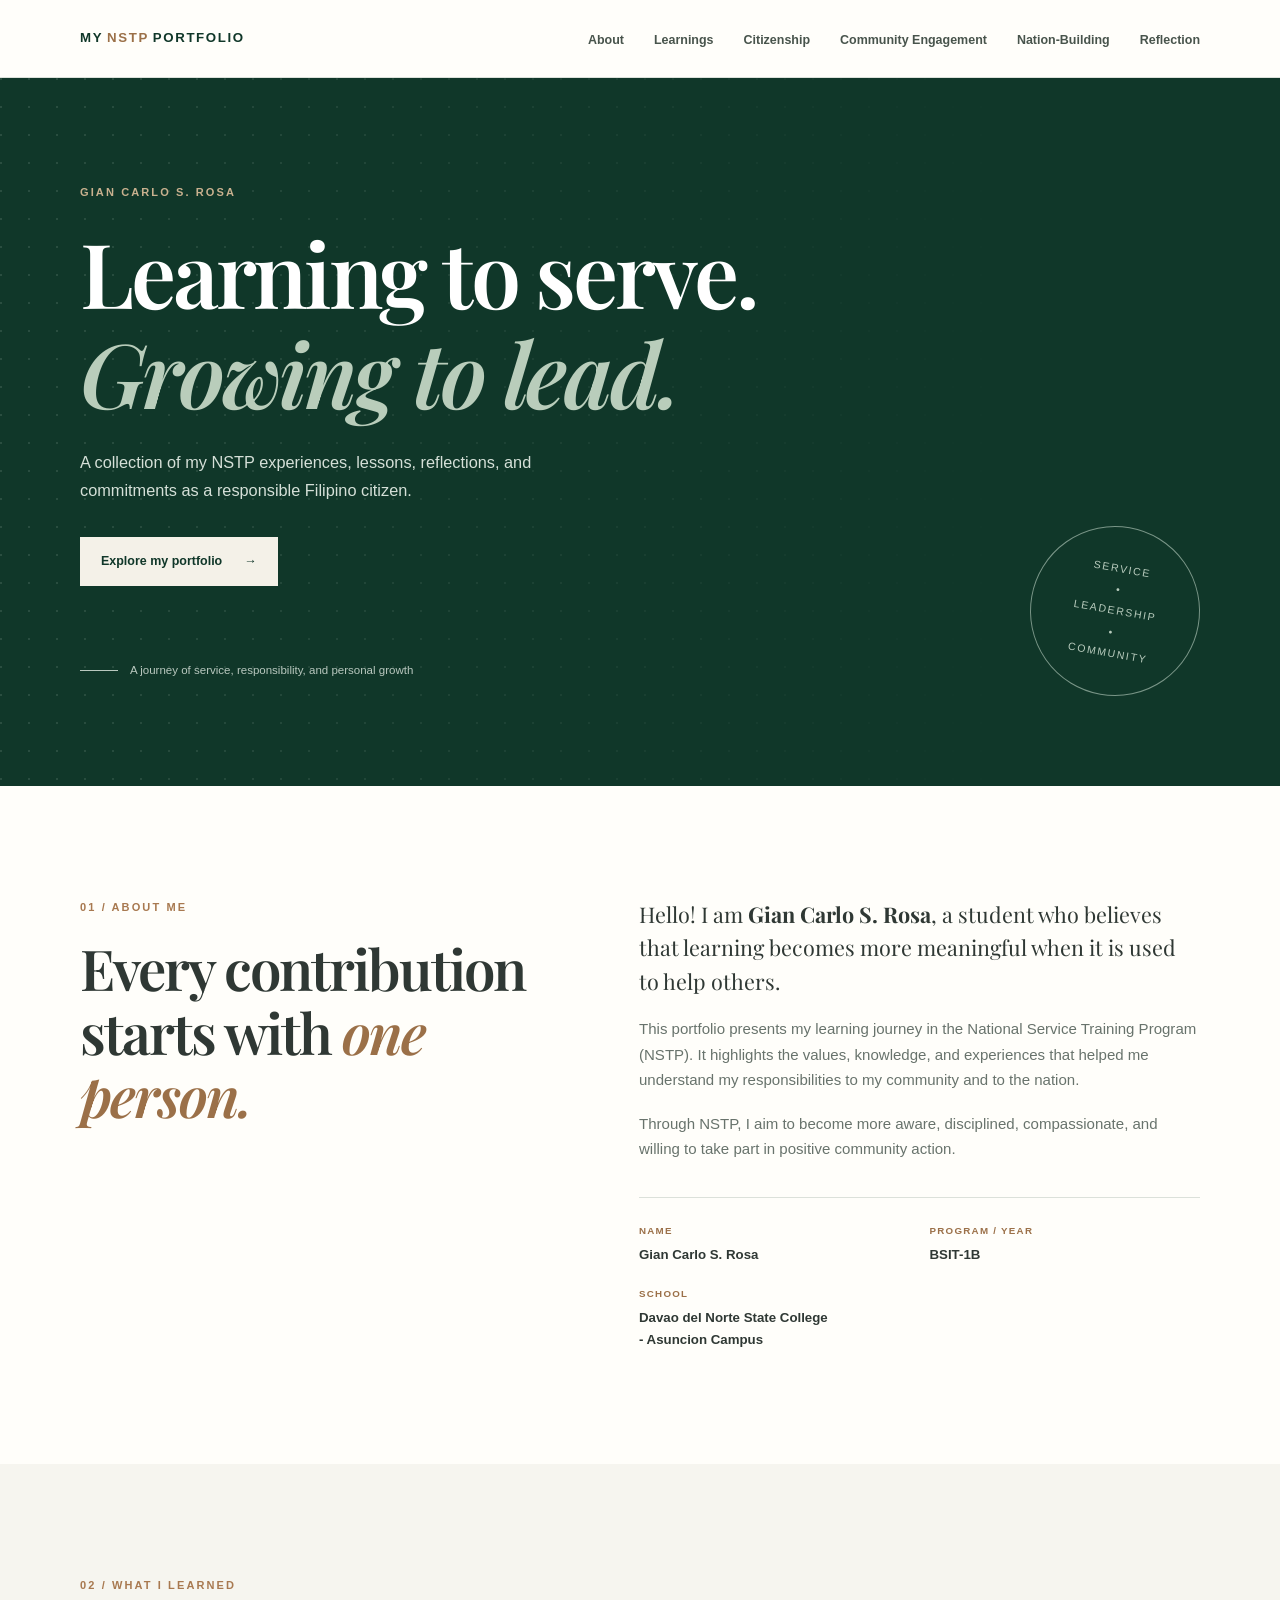
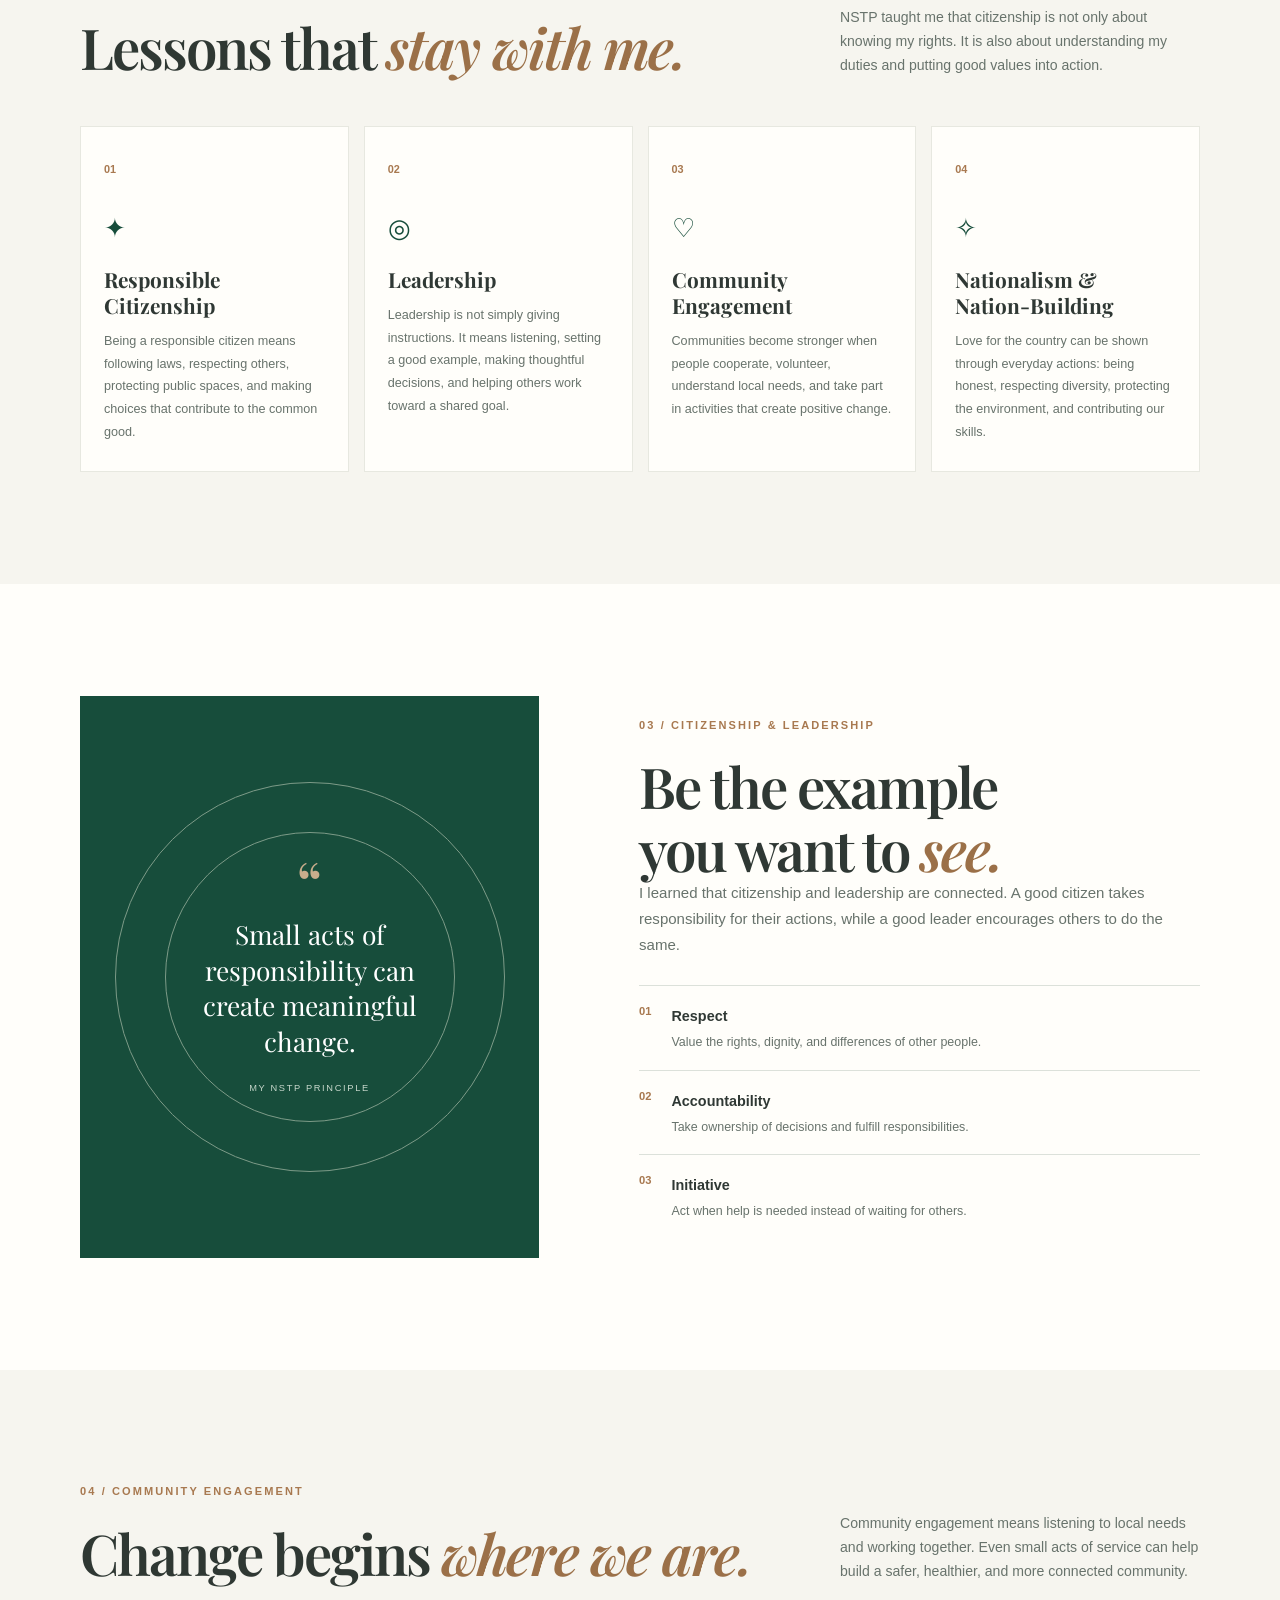
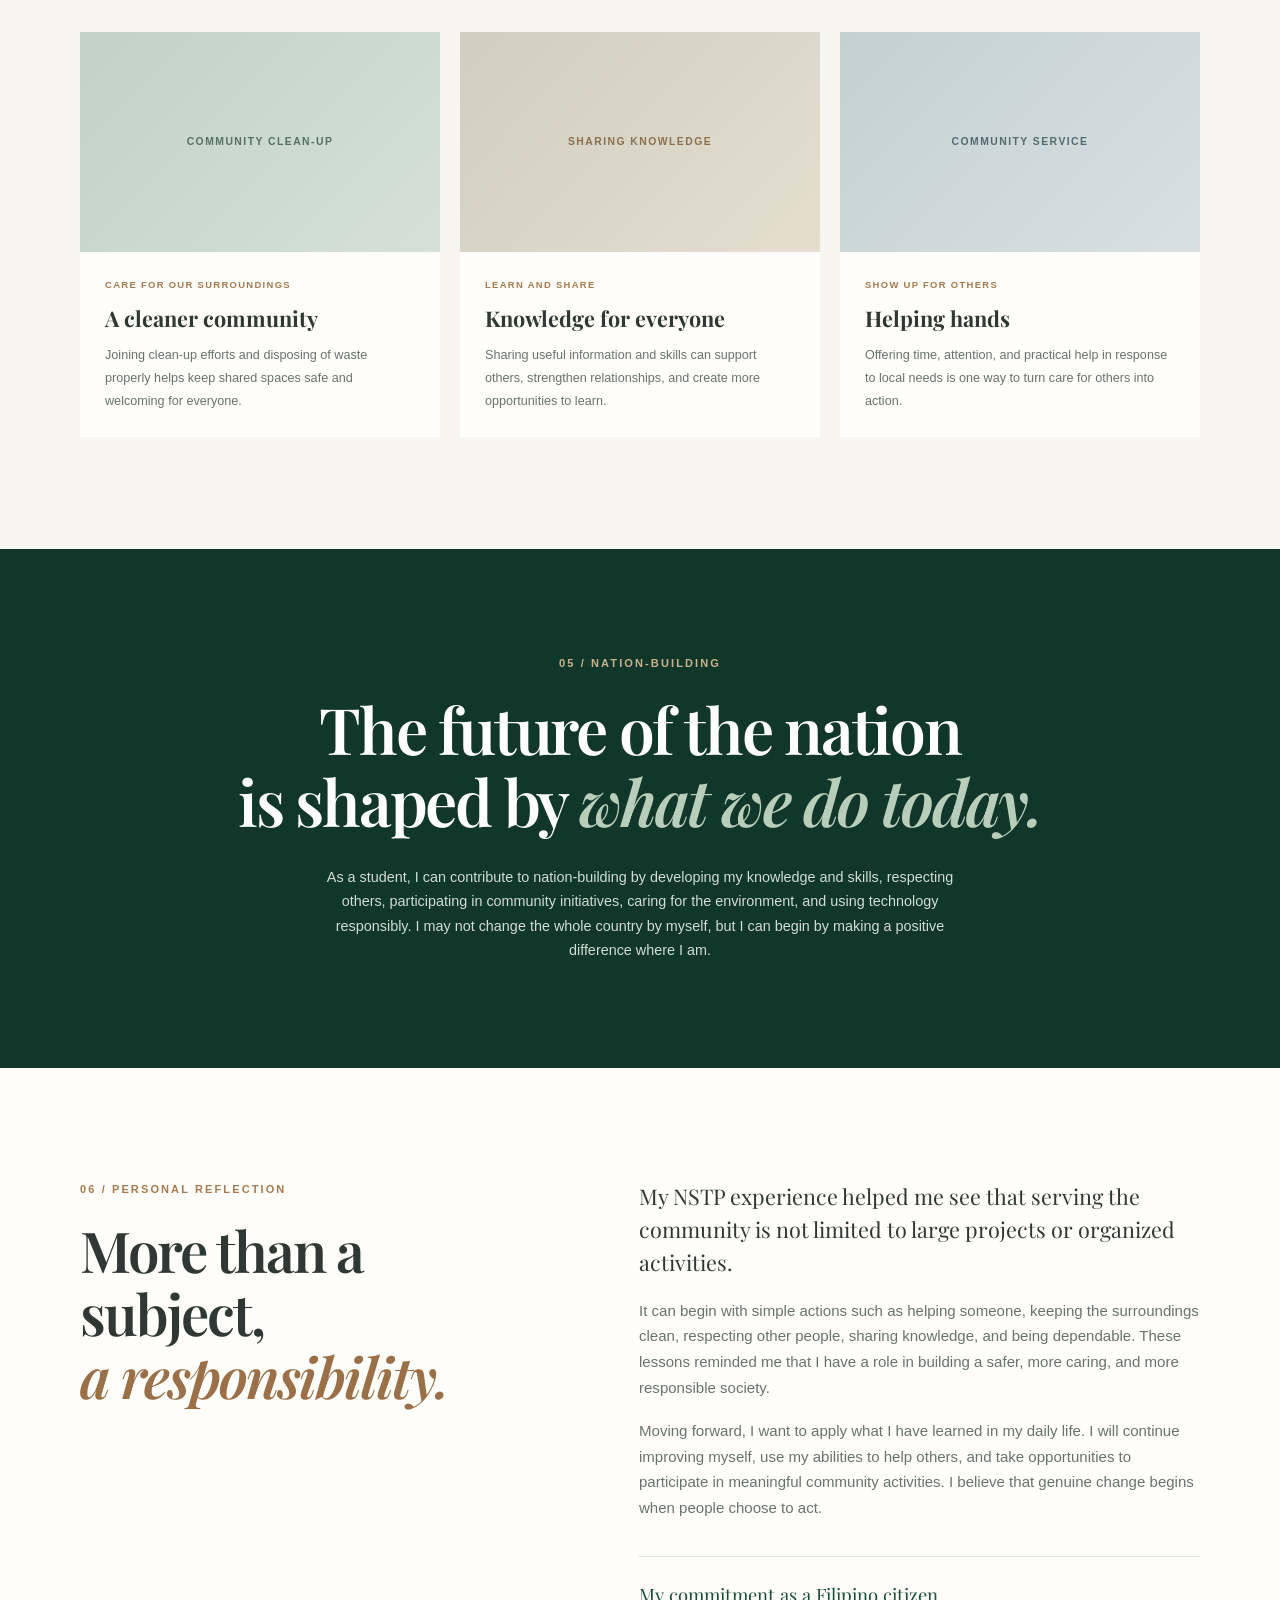
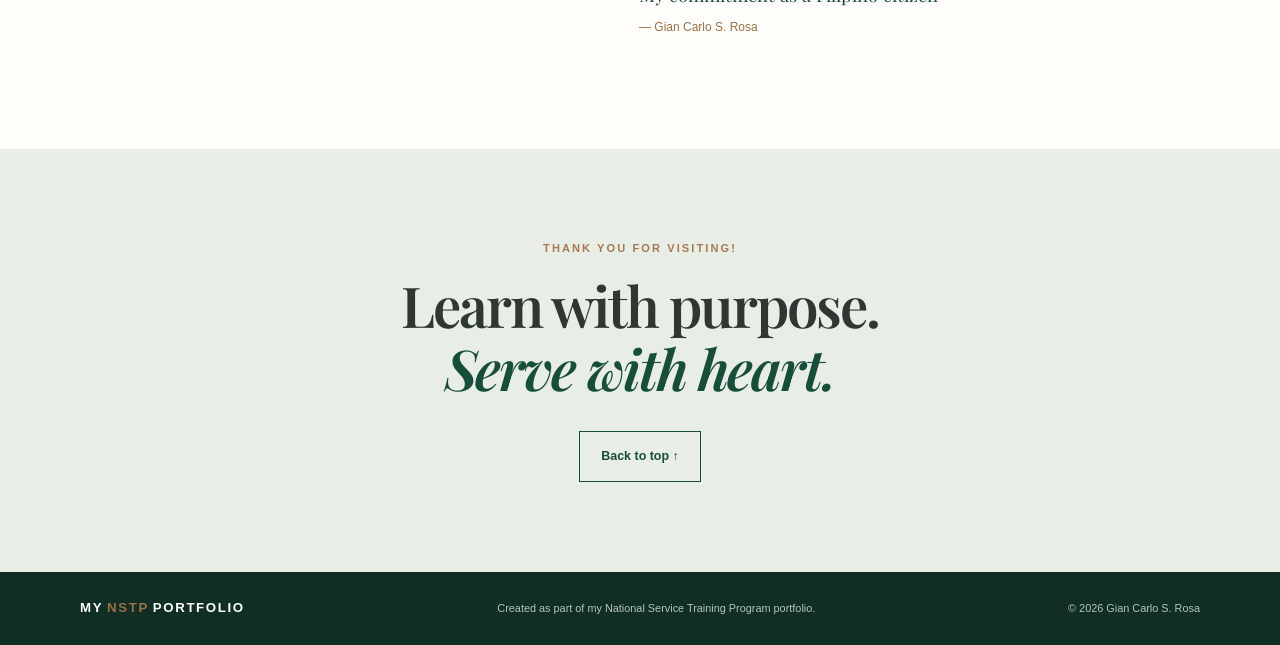
<file: index.html>
<!DOCTYPE html>
<html lang="en">
<head>
  <meta charset="UTF-8">
  <meta name="viewport" content="width=device-width, initial-scale=1.0">
  <meta name="description" content="A personal NSTP portfolio about citizenship, leadership, community engagement, and nation-building.">
  <title>NSTP Portfolio | Rosa, Gian Carlo S.</title>
  <link rel="stylesheet" href="style.css">
  <link rel="preconnect" href="https://fonts.googleapis.com">
  <link rel="preconnect" href="https://fonts.gstatic.com" crossorigin>
  <link href="https://fonts.googleapis.com/css2?family=DMx`+Sans:wght@400;500;600;700&family=Playfair+Display:wght@600;700&display=swap" rel="stylesheet">
</head>
<body>
  <header class="site-header">
    <nav class="navbar container" aria-label="Main navigation">
      <a class="logo" href="#home">MY<span>NSTP</span>PORTFOLIO</a>
      <button class="menu-toggle" aria-label="Open navigation" aria-expanded="false">☰</button>
      <ul class="nav-links">
        <li><a href="#about">About</a></li>
        <li><a href="#learnings">Learnings</a></li>
        <li><a href="#citizenship">Citizenship</a></li>
        <li><a href="#community">Community Engagement</a></li>
        <li><a href="#nation-building">Nation-Building</a></li>
        <li><a href="#reflection">Reflection</a></li>
      </ul>
    </nav>
  </header>

  <main>
    <section class="hero" id="home">
      <div class="hero-pattern"></div>
      <div class="container hero-content">
        <p class="eyebrow">GIAN CARLO S. ROSA </p>     
        <h1>Learning to serve.<br><span>Growing to lead.</span></h1>
        <p class="hero-copy">A collection of my NSTP experiences, lessons, reflections, and commitments as a responsible Filipino citizen.</p>
        <a class="button button-light" href="#about">Explore my portfolio <span aria-hidden="true">→</span></a>
        <div class="hero-note"><span class="note-line"></span> A journey of service, responsibility, and personal growth</div>
      </div>
      <div class="hero-stamp" aria-hidden="true">SERVICE<br>•<br>LEADERSHIP<br>•<br>COMMUNITY</div>
    </section>

    <section class="intro-section section-space" id="about">
      <div class="container intro-grid">
        <div>
          <p class="eyebrow">01 / ABOUT ME</p>
          <h2>Every contribution<br>starts with <em>one person.</em></h2>
        </div>
        <div class="intro-text">
          <p class="large-copy">Hello! I am <strong>Gian Carlo S. Rosa</strong>, a student who believes that learning becomes more meaningful when it is used to help others.</p>
          <p>This portfolio presents my learning journey in the National Service Training Program (NSTP). It highlights the values, knowledge, and experiences that helped me understand my responsibilities to my community and to the nation.</p>
          <p>Through NSTP, I aim to become more aware, disciplined, compassionate, and willing to take part in positive community action.</p>
          <div class="profile-details">
            <div><span>NAME</span><strong>Gian Carlo S. Rosa</strong></div>
            <div><span>PROGRAM / YEAR</span><strong>BSIT-1B</strong></div>
            <div><span>SCHOOL</span><strong>Davao del Norte State College<br>- Asuncion Campus</strong></div>
          </div>
        </div>
      </div>
    </section>

    <section class="learning-section section-space" id="learnings">
      <div class="container">
        <div class="section-heading">
          <div><p class="eyebrow">02 / WHAT I LEARNED</p><h2>Lessons that <em>stay with me.</em></h2></div>
          <p>NSTP taught me that citizenship is not only about knowing my rights. It is also about understanding my duties and putting good values into action.</p>
        </div>
        <div class="learning-grid">
          <article class="learning-card">
            <span class="card-number">01</span><div class="card-icon">✦</div>
            <h3>Responsible Citizenship</h3>
            <p>Being a responsible citizen means following laws, respecting others, protecting public spaces, and making choices that contribute to the common good.</p>
          </article>
          <article class="learning-card">
            <span class="card-number">02</span><div class="card-icon">◎</div>
            <h3>Leadership</h3>
            <p>Leadership is not simply giving instructions. It means listening, setting a good example, making thoughtful decisions, and helping others work toward a shared goal.</p>
          </article>
          <article class="learning-card">
            <span class="card-number">03</span><div class="card-icon">♡</div>
            <h3>Community Engagement</h3>
            <p>Communities become stronger when people cooperate, volunteer, understand local needs, and take part in activities that create positive change.</p>
          </article>
          <article class="learning-card">
            <span class="card-number">04</span><div class="card-icon">✧</div>
            <h3>Nationalism & Nation-Building</h3>
            <p>Love for the country can be shown through everyday actions: being honest, respecting diversity, protecting the environment, and contributing our skills.</p>
          </article>
        </div>
      </div>
    </section>

    <section class="citizenship-section section-space" id="citizenship">
      <div class="container citizenship-grid">
        <div class="citizenship-visual">
          <div class="visual-circle circle-one"></div><div class="visual-circle circle-two"></div>
          <div class="visual-quote"><span>“</span><p>Small acts of responsibility can create meaningful change.</p><small>MY NSTP PRINCIPLE</small></div>
        </div>
        <div class="citizenship-copy">
          <p class="eyebrow">03 / CITIZENSHIP & LEADERSHIP</p>
          <h2>Be the example<br>you want to <em>see.</em></h2>
          <p>I learned that citizenship and leadership are connected. A good citizen takes responsibility for their actions, while a good leader encourages others to do the same.</p>
          <ul class="value-list">
            <li><span>01</span><div><strong>Respect</strong><p>Value the rights, dignity, and differences of other people.</p></div></li>
            <li><span>02</span><div><strong>Accountability</strong><p>Take ownership of decisions and fulfill responsibilities.</p></div></li>
            <li><span>03</span><div><strong>Initiative</strong><p>Act when help is needed instead of waiting for others.</p></div></li>
          </ul>
        </div>
      </div>
    </section>

    <section class="community-section section-space" id="community">
      <div class="container">
        <div class="section-heading">
          <div><p class="eyebrow">04 / COMMUNITY ENGAGEMENT</p><h2>Change begins <em>where we are.</em></h2></div>
          <p>Community engagement means listening to local needs and working together. Even small acts of service can help build a safer, healthier, and more connected community.</p>
        </div>
        <div class="activity-grid">
          <article class="activity-card">
            <div class="activity-photo photo-one" role="img" aria-label="Illustration placeholder for a community clean-up">COMMUNITY CLEAN-UP</div>
            <div class="activity-info">
              <span class="activity-tag">CARE FOR OUR SURROUNDINGS</span>
              <h3>A cleaner community</h3>
              <p>Joining clean-up efforts and disposing of waste properly helps keep shared spaces safe and welcoming for everyone.</p>
            </div>
          </article>
          <article class="activity-card">
            <div class="activity-photo photo-two" role="img" aria-label="Illustration placeholder for sharing knowledge">SHARING KNOWLEDGE</div>
            <div class="activity-info">
              <span class="activity-tag">LEARN AND SHARE</span>
              <h3>Knowledge for everyone</h3>
              <p>Sharing useful information and skills can support others, strengthen relationships, and create more opportunities to learn.</p>
            </div>
          </article>
          <article class="activity-card">
            <div class="activity-photo photo-three" role="img" aria-label="Illustration placeholder for community service">COMMUNITY SERVICE</div>
            <div class="activity-info">
              <span class="activity-tag">SHOW UP FOR OTHERS</span>
              <h3>Helping hands</h3>
              <p>Offering time, attention, and practical help in response to local needs is one way to turn care for others into action.</p>
            </div>
          </article>
        </div>
      </div>
    </section>
    
    <section class="nation-section" id="nation-building">
      <div class="container nation-content">
        <p class="eyebrow">05 / NATION-BUILDING</p>
        <h2>The future of the nation<br>is shaped by <em>what we do today.</em></h2>
        <p>As a student, I can contribute to nation-building by developing my knowledge and skills, respecting others, participating in community initiatives, caring for the environment, and using technology responsibly. I may not change the whole country by myself, but I can begin by making a positive difference where I am.</p>
      </div>
    </section>

    <section class="reflection-section section-space" id="reflection">
      <div class="container reflection-grid">
        <div><p class="eyebrow">06
           / PERSONAL REFLECTION</p><h2>More than a subject,<br><em>a responsibility.</em></h2></div>
        <div class="reflection-body">
          <p class="large-copy">My NSTP experience helped me see that serving the community is not limited to large projects or organized activities.</p>
          <p>It can begin with simple actions such as helping someone, keeping the surroundings clean, respecting other people, sharing knowledge, and being dependable. These lessons reminded me that I have a role in building a safer, more caring, and more responsible society.</p>
          <p>Moving forward, I want to apply what I have learned in my daily life. I will continue improving myself, use my abilities to help others, and take opportunities to participate in meaningful community activities. I believe that genuine change begins when people choose to act.</p>
          <div class="signature">My commitment as a Filipino citizen <span>— Gian Carlo S. Rosa</span></div>
        </div>
      </div>
    </section>

    <section class="closing-section">
      <div class="container closing-content">
        <p class="eyebrow">THANK YOU FOR VISITING! </p>
        <h2>Learn with purpose.<br><em>Serve with heart.</em></h2>
        <a class="button button-outline" href="#home">Back to top ↑</a>
      </div>
    </section>
  </main>

  <footer class="footer">
    <div class="container footer-inner"><a class="logo" href="#home">MY<span>NSTP</span>PORTFOLIO</a><p>Created as part of my National Service Training Program portfolio.</p><span>© <span id="year"></span> Gian Carlo S. Rosa</span></div>
  </footer>
  <script>
    document.getElementById("year").textContent = new Date().getFullYear();
    const menuButton = document.querySelector(".menu-toggle");
    const navLinks = document.querySelector(".nav-links");
    menuButton.addEventListener("click", () => {
      const isOpen = navLinks.classList.toggle("show");
      menuButton.setAttribute("aria-expanded", isOpen);
    });
    navLinks.querySelectorAll("a").forEach(link => link.addEventListener("click", () => {
      navLinks.classList.remove("show");
      menuButton.setAttribute("aria-expanded", "false");
    }));
  </script>
</body>
</html>
</file>
<file: style.css>
/* =========================
   NSTP PORTFOLIO WEBSITE
   Edit colors and spacing here.
   ========================= */
:root {
  --green: #174d3b;
  --green-dark: #103729;
  --green-light: #dce9df;
  --cream: #f6f5ef;
  --paper: #fffefa;
  --ink: #202a25ee;
  --muted: #68736c; 
  --line: #dce1da;
  --serif: "Playfair Display", Georgia, serif;
  --sans: "DM Sans", Arial, sans-serif;
}
* { box-sizing: border-box; margin: 0; padding: 0; }
html { scroll-behavior: smooth; scroll-padding-top: 82px; }
body { background: var(--paper); color: var(--ink); font-family: var(--sans); line-height: 1.7; }
a { color: inherit; text-decoration: none; }
.container { width: min(1120px, calc(100% - 48px)); margin-inline: auto; }
.site-header { height: 78px; background: var(--paper); border-bottom: 1px solid var(--line); position: sticky; top: 0; z-index: 20; }
.navbar { height: 100%; display: flex; align-items: center; justify-content: space-between; }
.logo { font-size: .83rem; font-weight: 700; letter-spacing: .12em; color: var(--green-dark); }
.logo span { color: #9b7048; margin-inline: 4px; }
.nav-links { display: flex; align-items: center; gap: 30px; list-style: none; }
.nav-links a { font-size: .78rem; font-weight: 600; color: #48544c; transition: color .2s; }
.nav-links a:hover { color: #a2764c; }
.menu-toggle { display: none; border: 0; background: transparent; color: var(--green); font-size: 1.6rem; cursor: pointer; }
.hero { min-height: 620px; position: relative; overflow: hidden; display: flex; align-items: center; background: var(--green-dark); color: white; }
.hero-pattern { position: absolute; inset: 0; opacity: .13; background-image: radial-gradient(circle at 1px 1px, #d9e8dc 1px, transparent 0); background-size: 28px 28px; mask-image: linear-gradient(90deg, black, transparent 80%); }
.hero-content { position: relative; z-index: 1; padding-block: 105px; }
.eyebrow { color: #a87950; font-size: .69rem; font-weight: 700; letter-spacing: .19em; margin-bottom: 20px; }
.hero .eyebrow { color: #c9b18f; }
h1, h2 { font-family: var(--serif); font-weight: 600; letter-spacing: -.035em; line-height: 1.12; }
h1 { font-size: clamp(3.4rem, 7vw, 6.3rem); max-width: 780px; }
h1 span, h2 em { color: #b9cdbb; font-style: italic; }
.hero-copy { max-width: 510px; margin-top: 27px; color: #d5e0d8; font-size: 1.02rem; }
.button { display: inline-flex; align-items: center; gap: 22px; padding: 14px 21px; margin-top: 32px; font-size: .78rem; font-weight: 700; transition: transform .2s, background .2s; }
.button:hover { transform: translateY(-3px); }
.button-light { background: #f4f1e8; color: var(--green-dark); }
.hero-note { display: flex; align-items: center; gap: 12px; margin-top: 75px; color: #b9c8bf; font-size: .72rem; }
.note-line { width: 38px; height: 1px; background: #b9c8bf; }
.hero-stamp { position: absolute; right: max(5vw, calc((100vw - 1120px) / 2)); bottom: 90px; width: 170px; height: 170px; border: 1px solid #799587; border-radius: 50%; display: grid; place-content: center; text-align: center; color: #b8cbbd; font-size: .66rem; line-height: 2; letter-spacing: .16em; transform: rotate(10deg); }
.section-space { padding-block: 112px; }
.intro-grid, .citizenship-grid, .reflection-grid { display: grid; grid-template-columns: .9fr 1.1fr; gap: 100px; }
h2 { font-size: clamp(2.5rem, 4.4vw, 4rem); }
h2 em { color: #9b7048; }
.intro-text p, .citizenship-copy > p:not(.eyebrow), .reflection-body p { color: var(--muted); font-size: .94rem; margin-bottom: 18px; }
.large-copy { color: var(--ink) !important; font-family: var(--serif); font-size: 1.35rem !important; line-height: 1.55; }
.profile-details { display: grid; grid-template-columns: 1fr 1fr; gap: 20px; margin-top: 35px; padding-top: 25px; border-top: 1px solid var(--line); }
.profile-details div { display: grid; gap: 4px; }
.profile-details span { color: #9b7048; font-size: .61rem; font-weight: 700; letter-spacing: .13em; }
.profile-details strong { font-size: .83rem; }
.learning-section { background: var(--cream); }
.section-heading { display: flex; justify-content: space-between; align-items: end; gap: 55px; margin-bottom: 48px; }
.section-heading > p { max-width: 360px; color: var(--muted); font-size: .88rem; }
.learning-grid { display: grid; grid-template-columns: repeat(4, 1fr); gap: 15px; }
.learning-card { min-height: 290px; padding: 27px 23px; background: var(--paper); border: 1px solid #e7e8e0; position: relative; }
.card-number { color: #a87950; font-size: .68rem; font-weight: 700; }
.card-icon { color: var(--green); font-size: 1.65rem; margin: 25px 0 15px; }
.learning-card h3, .activity-info h3 { font-family: var(--serif); font-size: 1.3rem; line-height: 1.25; margin-bottom: 12px; }
.learning-card p, .activity-info p { color: var(--muted); font-size: .79rem; line-height: 1.8; }
.citizenship-visual { min-height: 490px; background: var(--green); position: relative; display: grid; place-items: center; overflow: hidden; }
.visual-circle { position: absolute; border: 1px solid #7d9b88; border-radius: 50%; }
.circle-one { width: 390px; height: 390px; }
.circle-two { width: 290px; height: 290px; }
.visual-quote { position: relative; z-index: 1; width: 240px; color: white; text-align: center; }
.visual-quote > span { color: #c8ad8c; font-family: var(--serif); font-size: 4rem; line-height: .8; }
.visual-quote p { font-family: var(--serif); font-size: 1.65rem; line-height: 1.35; }
.visual-quote small { display: block; color: #c8d8cc; font-size: .58rem; letter-spacing: .18em; margin-top: 22px; }
.citizenship-copy { padding-block: 20px; }
.value-list { list-style: none; margin-top: 28px; }
.value-list li { display: flex; gap: 20px; padding: 16px 0; border-top: 1px solid var(--line); }
.value-list li > span { color: #a87950; font-size: .7rem; font-weight: 700; }
.value-list strong { font-size: .9rem; }
.value-list p { color: var(--muted); font-size: .78rem; margin-top: 3px; }
.community-section { background: var(--cream); }
.activity-grid { display: grid; grid-template-columns: repeat(3, 1fr); gap: 20px; }
.activity-card { background: var(--paper); }
.activity-photo { height: 220px; display: grid; place-items: center; background-color: #d9e4d9; background-image: linear-gradient(135deg, rgba(23,77,59,.12), rgba(23,77,59,.02)); color: #557160; font-size: .65rem; font-weight: 700; letter-spacing: .14em; }
.photo-two { background-color: #e9e1d2; color: #8a704f; }
.photo-three { background-color: #dce3e5; color: #536b70; }
.activity-info { padding: 25px; }
.activity-tag { display: block; color: #a87950; font-size: .59rem; font-weight: 700; letter-spacing: .14em; margin-bottom: 12px; }
.activity-info h3 { font-size: 1.35rem; }
.photo-tip { margin-top: 22px; color: var(--muted); font-size: .75rem; }
.photo-tip code { color: var(--green); background: #e8eee6; padding: 3px 6px; border-radius: 3px; }
.nation-section { background: var(--green-dark); color: white; padding-block: 105px; text-align: center; }
.nation-content { max-width: 820px; }
.nation-section .eyebrow { color: #c9b18f; }
.nation-section h2 { font-size: clamp(2.6rem, 5vw, 4.5rem); }
.nation-section h2 em { color: #b9cdbb; }
.nation-section p:last-child { max-width: 670px; margin: 28px auto 0; color: #d1ddd5; font-size: .9rem; }
.reflection-body { max-width: 590px; }
.signature { border-top: 1px solid var(--line); padding-top: 22px; margin-top: 35px; color: var(--green); font-family: var(--serif); font-size: 1.15rem; }
.signature span { display: block; color: #9b7048; font-family: var(--sans); font-size: .75rem; margin-top: 7px; }
.closing-section { padding-block: 90px; background: #e8eee6; text-align: center; }
.closing-content .eyebrow { margin-bottom: 15px; }
.closing-section h2 em { color: var(--green); }
.button-outline { border: 1px solid var(--green); color: var(--green); }
.footer { background: #102e23; color: #d5e0d8; padding-block: 25px; }
.footer-inner { display: flex; align-items: center; justify-content: space-between; gap: 20px; }
.footer .logo { color: white; }
.footer p, .footer-inner > span { color: #b6c5bc; font-size: .68rem; }

@media (max-width: 900px) {
  .nav-links { gap: 16px; }
  .nav-links a { font-size: .7rem; }
  .intro-grid, .citizenship-grid, .reflection-grid { gap: 48px; }
  .learning-grid { grid-template-columns: repeat(2, 1fr); }
  .hero-stamp { right: 7%; opacity: .55; }
}
@media (max-width: 650px) {
  .container { width: min(100% - 36px, 520px); }
  .site-header { height: 68px; }
  .menu-toggle { display: block; }
  .nav-links { display: none; position: absolute; top: 68px; left: 0; right: 0; padding: 18px 24px 24px; background: var(--paper); border-bottom: 1px solid var(--line); flex-direction: column; align-items: flex-start; gap: 17px; }
  .nav-links.show { display: flex; }
  .nav-links a { font-size: .85rem; }
  .hero { min-height: 590px; }
  .hero-content { padding-block: 80px; }
  h1 { font-size: clamp(3.2rem, 15vw, 4.8rem); }
  .hero-stamp { width: 115px; height: 115px; right: 25px; bottom: 25px; font-size: .48rem; opacity: .35; }
  .hero-note { margin-top: 55px; max-width: 250px; }
  .section-space { padding-block: 76px; }
  .intro-grid, .citizenship-grid, .reflection-grid { grid-template-columns: 1fr; gap: 32px; }
  .section-heading { display: block; }
  .section-heading > p { margin-top: 20px; }
  .learning-grid, .activity-grid { grid-template-columns: 1fr; }
  .learning-card { min-height: auto; }
  .citizenship-visual { min-height: 360px; }
  .circle-one { width: 310px; height: 310px; }
  .circle-two { width: 230px; height: 230px; }
  .activity-photo { height: 210px; }
  .nation-section { padding-block: 78px; }
  .footer-inner { flex-direction: column; align-items: flex-start; }
}
</file>
